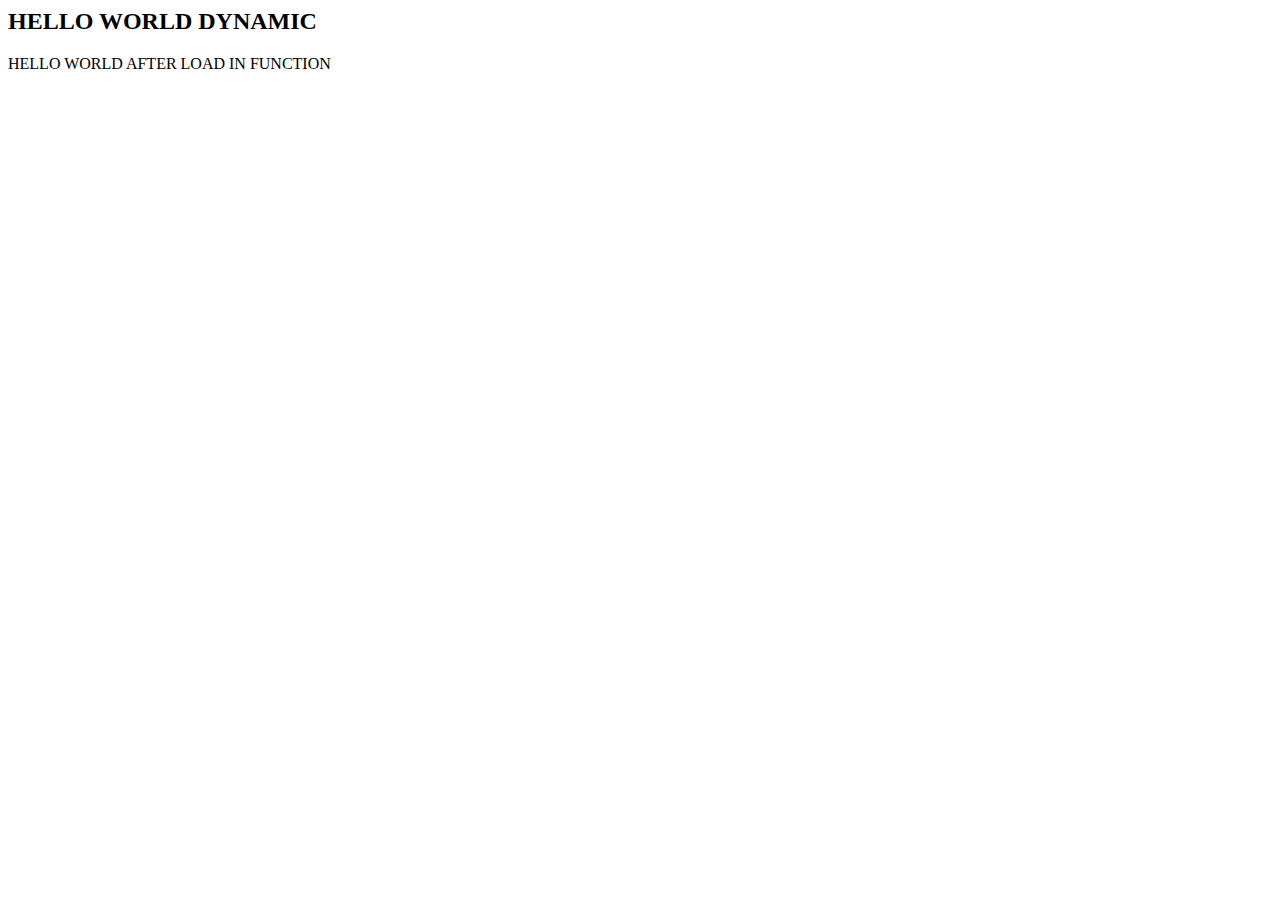
<file: 01-intro-to-js-and-html/index.html>
<!DOCTYPE html>
<html lang="">

<!DOCTYPE html>
<html>
  <head>
    <title>-1:HELLO_WORLD</title>
    <meta charset="utf-8" />
    <link rel="preconnect" href="https://fonts.gstatic.com" />
    <link href="https://fonts.googleapis.com/css2?family=Roboto&display=swap" rel="stylesheet" />
    <link rel="stylesheet" type="text/css" href="css/style.css" />
  </head>
  <body>
    <p> Hello Paragraph text already in the mark up</p>
    <script src="js/1_helloWorld.js"></script>
  </body>
</html>
</file>
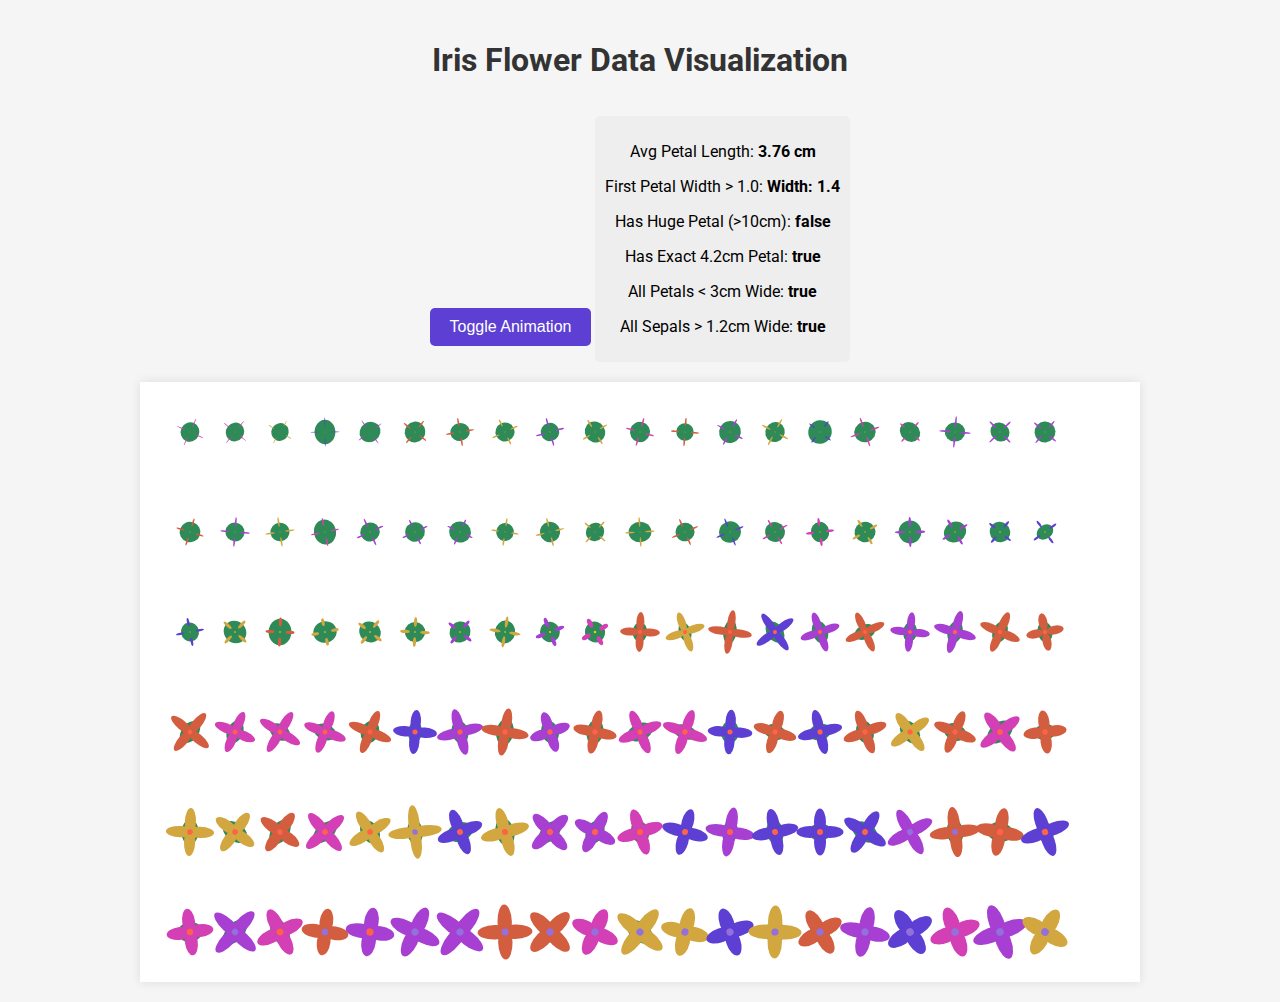
<file: CART263-TASK-7-8/index.html>
<!DOCTYPE html>
<html>

<head>
    <title>Iris Data Visualization</title>
    <link href="https://fonts.googleapis.com/css2?family=Roboto&display=swap" rel="stylesheet" />
    <link rel="stylesheet" type="text/css" href="css/styles.css" />
</head>

<body>
    <h1>Iris Flower Data Visualization</h1>
    <div id="controls">
        <button id="animateBtn">Toggle Animation</button>
        <div id="stats"></div>
    </div>
    <canvas id="irisCanvas" width="1000" height="600"></canvas>
    <script src="js/main.js"></script>
</body>

</html>
</file>
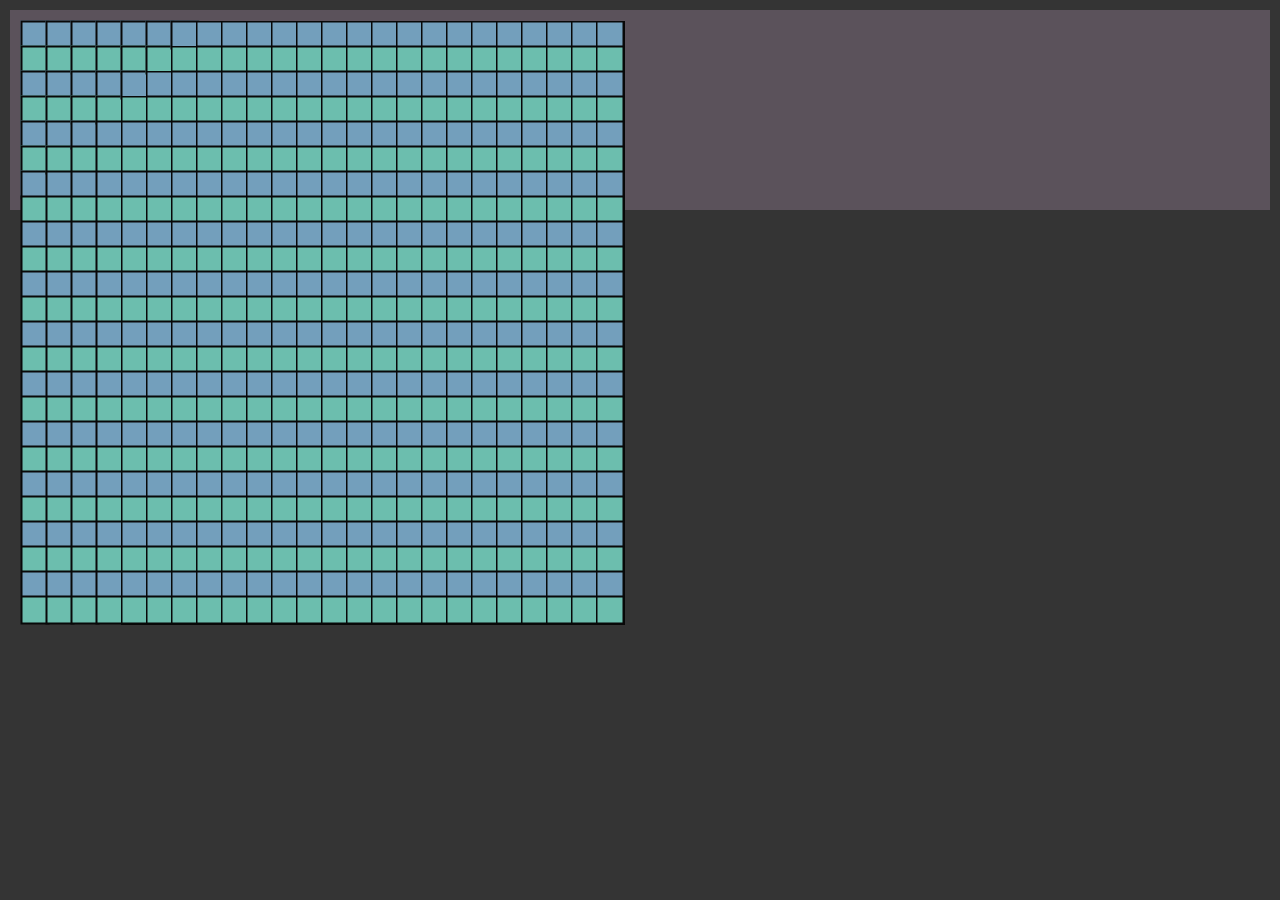
<file: grid/index.html>
<!DOCTYPE html>
<html>
  <head>
    <title>-3 NEW : EVENTS TIMERS PAGE</title>
    <meta charset="utf-8" />
    <link rel="preconnect" href="https://fonts.gstatic.com" />
    <link
      href="https://fonts.googleapis.com/css2?family=Roboto&display=swap"
      rel="stylesheet"
    />
    <link rel="stylesheet" type="text/css" href="styles/timer_events.css" />
    <script src="js/6_timer.js"></script>
  </head>
  <body>
    <div id="parent">
    <div id = "particle" style="left:25px;top:25px;"></div>
    </div>   
  </body>
</html>
</file>
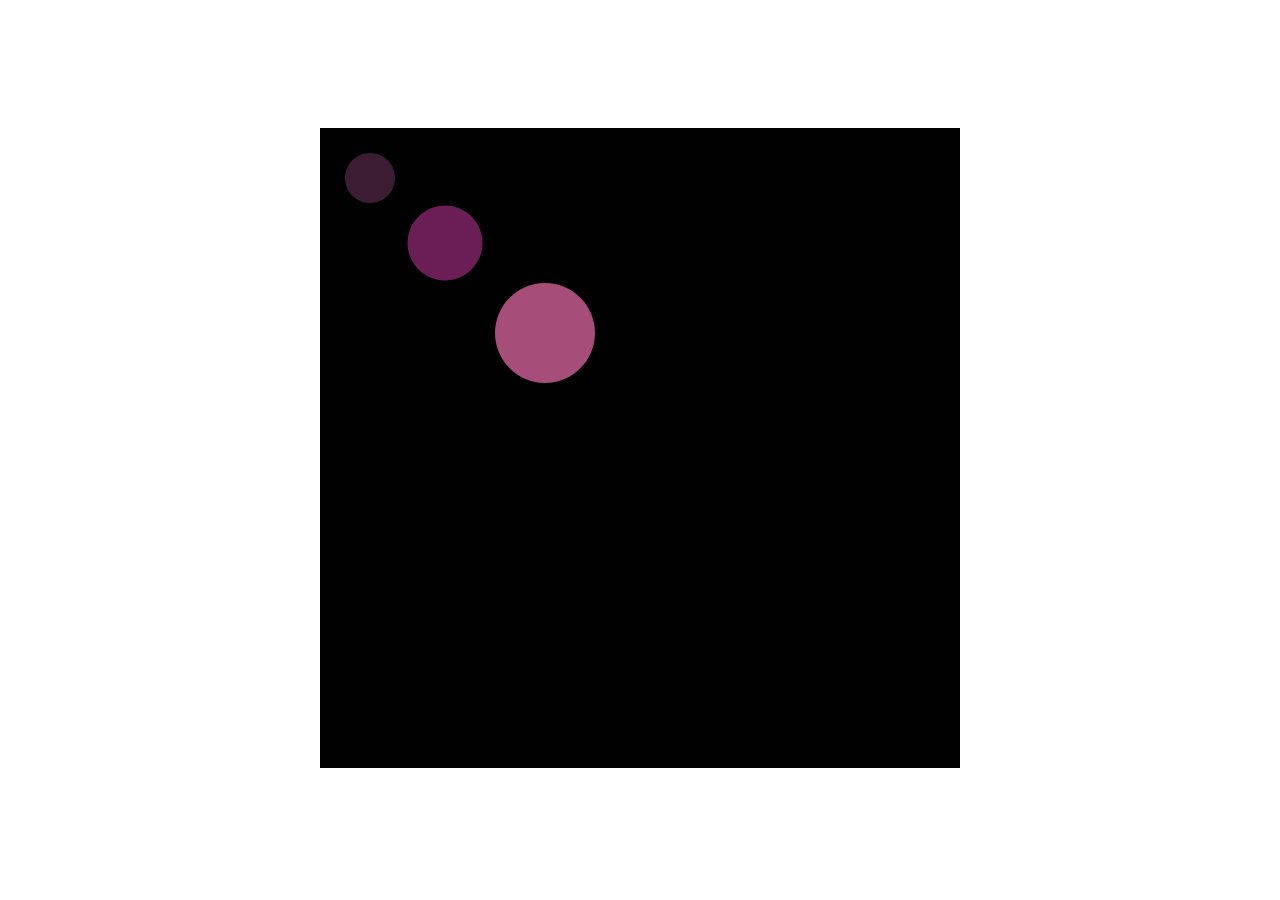
<file: TASK1/index.html>
<!DOCTYPE html>
<html lang="">

<head>
  <meta charset="utf-8">
  <meta name="viewport" content="width=device-width, initial-scale=1.0">

  <title> Task 1 </title>

  <!-- CSS stylesheet(s) -->
  <link rel="stylesheet" type="text/css" href="css/style.css" />

  <!-- Library script(s) -->
  <script src="js/libraries/p5.min.js"></script>
  <script src="js/libraries/p5.sound.min.js"></script>

  <!-- My script(s) -->
  <script src="js/script.js"></script>

</head>

<body>
  <!-- HTML would go here if needed. -->
   
</body>

</html>
</file>
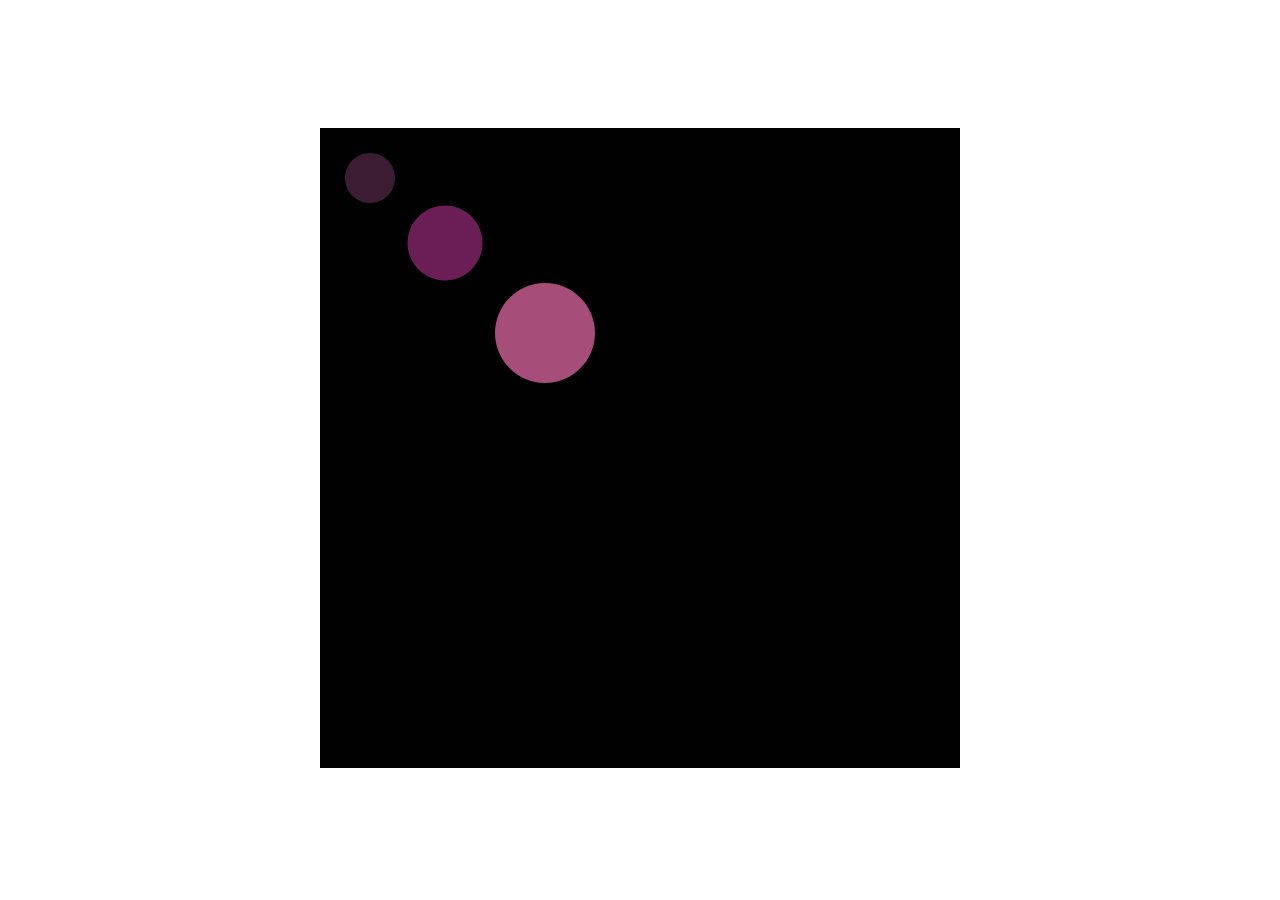
<file: TASK2/index.html>
<!DOCTYPE html>
<html lang="">

<head>
  <meta charset="utf-8">
  <meta name="viewport" content="width=device-width, initial-scale=1.0">

  <title> Task 2 </title>

  <!-- CSS stylesheet(s) -->
  <link rel="stylesheet" type="text/css" href="css/style.css" />

  <!-- Library script(s) -->
  <script src="js/libraries/p5.min.js"></script>
  <script src="js/libraries/p5.sound.min.js"></script>

  <!-- My script(s) -->
  <script src="js/script.js"></script>

</head>

<body>
  <!-- HTML would go here if needed. -->
   
</body>

</html>
</file>
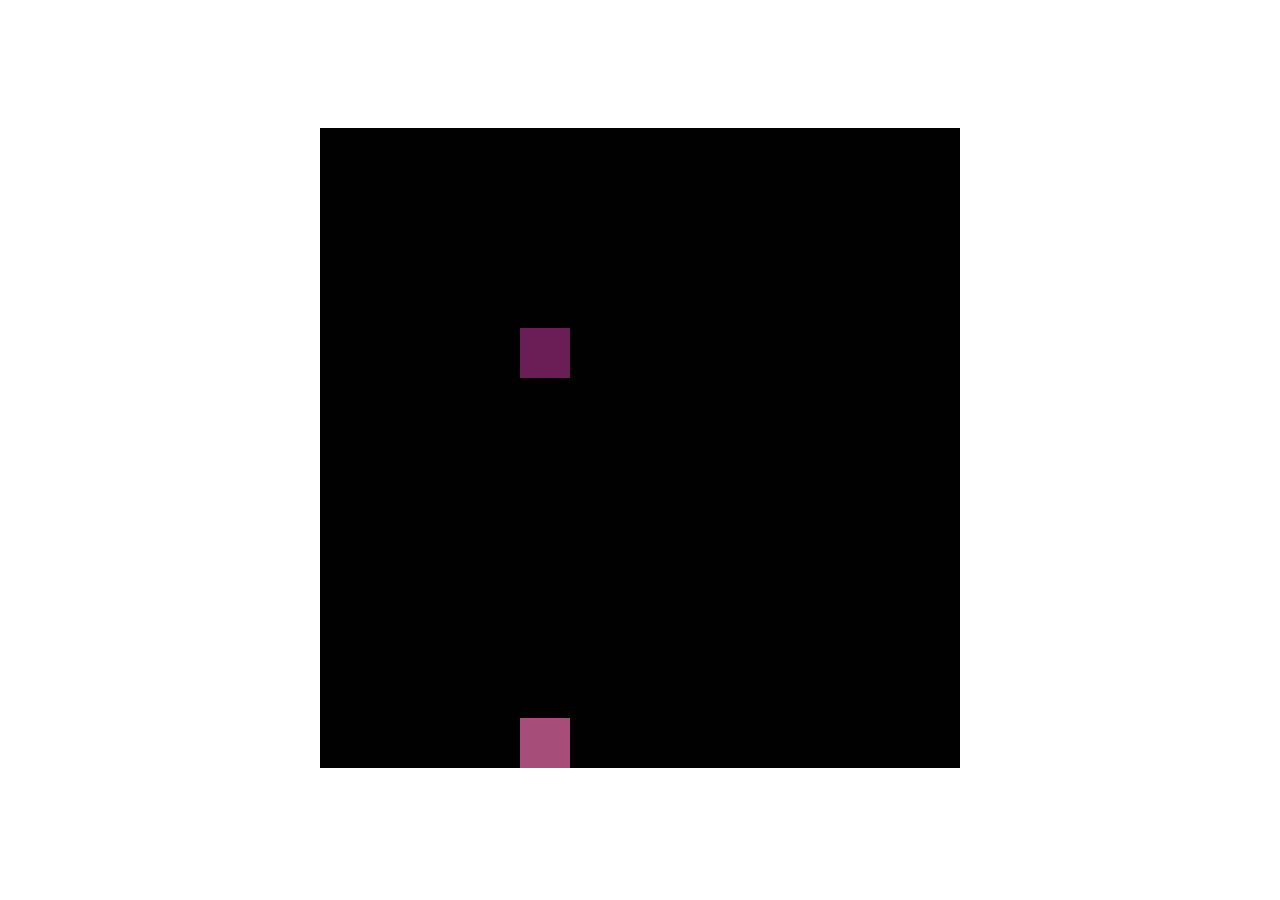
<file: TASK3/index.html>
<!DOCTYPE html>
<html lang="">

<head>
  <meta charset="utf-8">
  <meta name="viewport" content="width=device-width, initial-scale=1.0">

  <title> Task 3 </title>

  <!-- CSS stylesheet(s) -->
  <link rel="stylesheet" type="text/css" href="css/style.css" />

  <!-- Library script(s) -->
  <script src="js/libraries/p5.min.js"></script>
  <script src="js/libraries/p5.sound.min.js"></script>

  <!-- My script(s) -->
  <script src="js/script.js"></script>

</head>

<body>
  <!-- HTML would go here if needed. -->
   
</body>

</html>
</file>
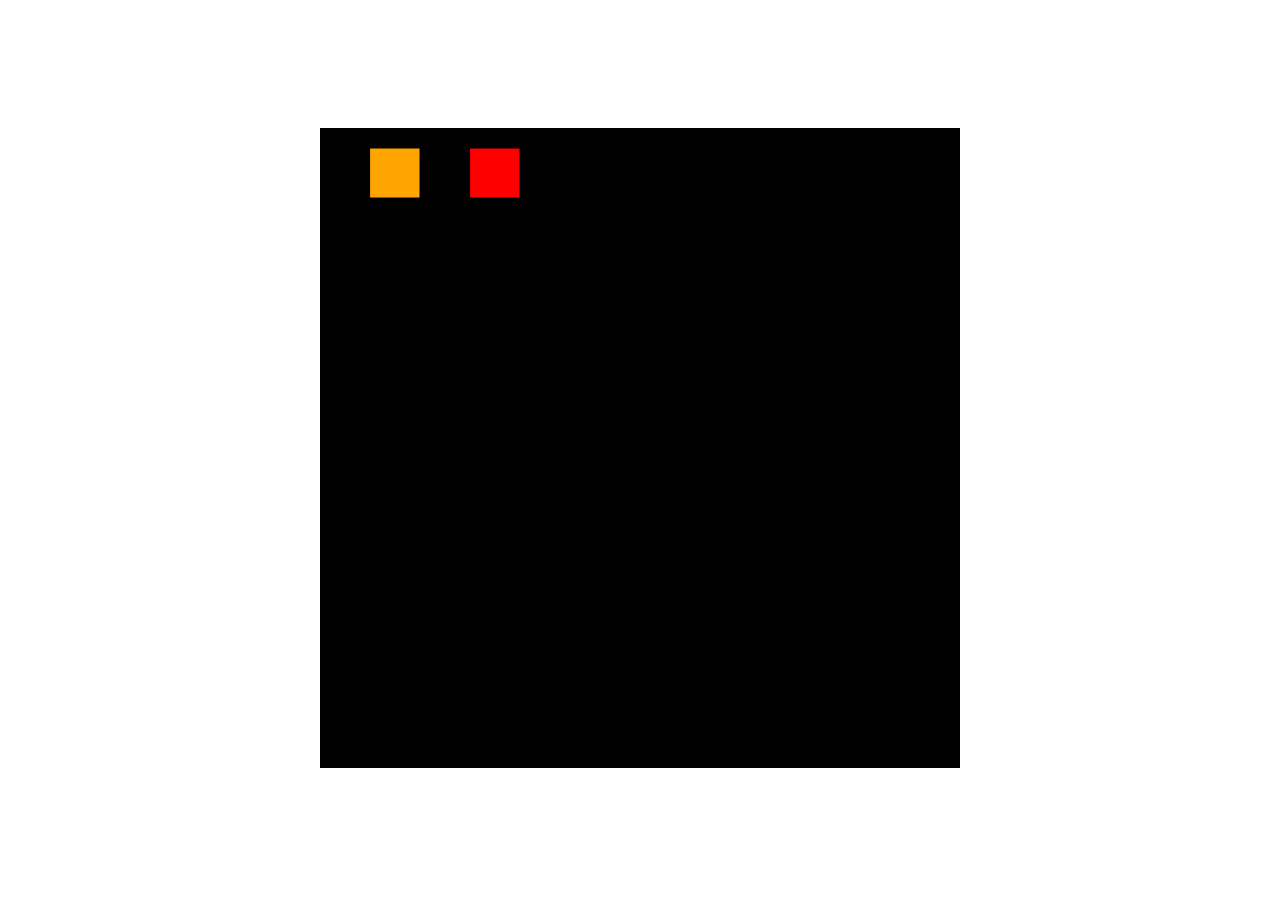
<file: TASK5/index.html>
<!DOCTYPE html>
<html lang="">

<head>
  <meta charset="utf-8">
  <meta name="viewport" content="width=device-width, initial-scale=1.0">

  <title> Task 5 </title>

  <!-- CSS stylesheet(s) -->
  <link rel="stylesheet" type="text/css" href="css/style.css" />

  <!-- Library script(s) -->
  <script src="js/libraries/p5.min.js"></script>
  <script src="js/libraries/p5.sound.min.js"></script>

  <!-- My script(s) -->
  <script src="js/script.js"></script>

</head>

<body>
  <!-- HTML would go here if needed. -->
   
</body>

</html>
</file>
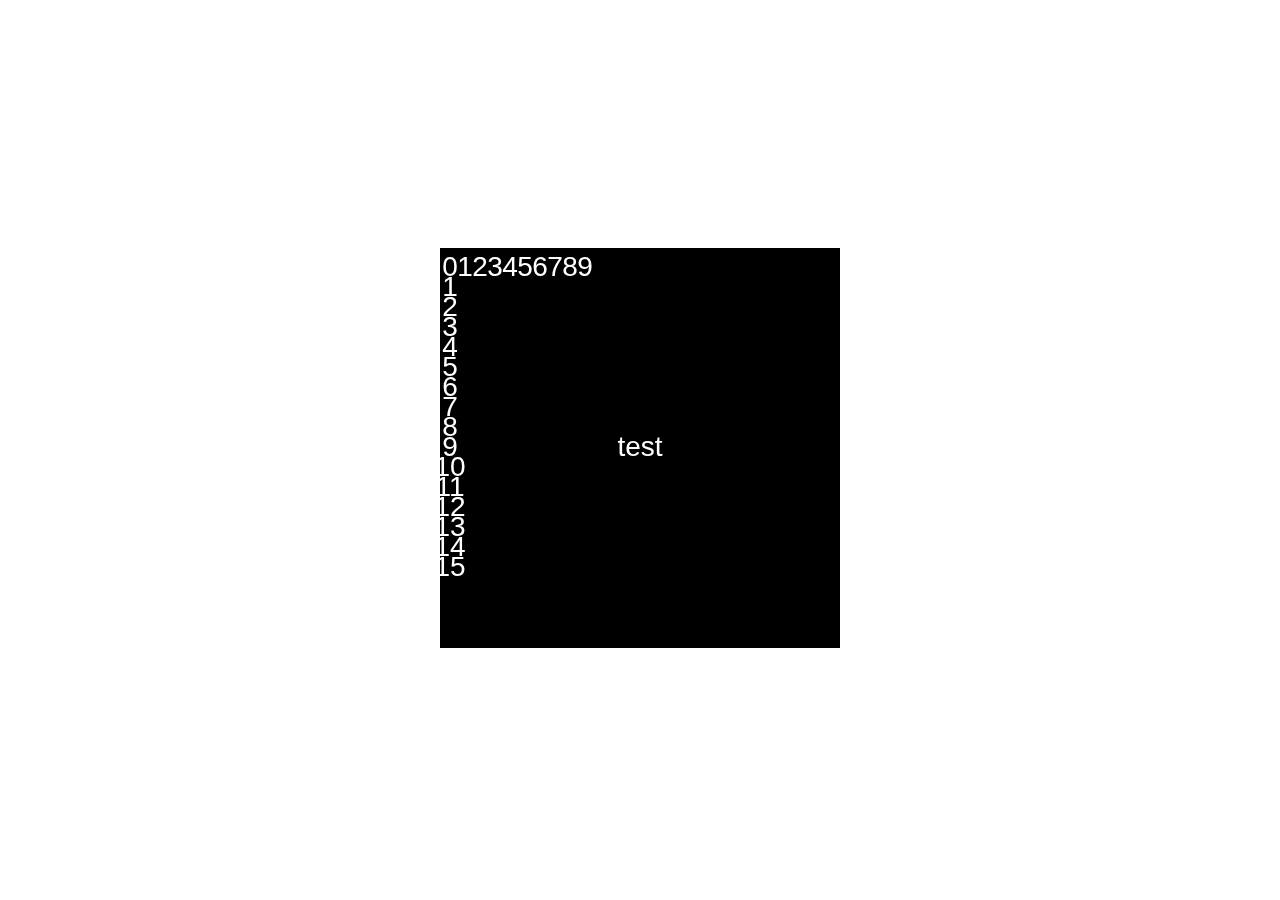
<file: TASK6/index.html>
<!DOCTYPE html>
<html lang="">

<head>
  <meta charset="utf-8">
  <meta name="viewport" content="width=device-width, initial-scale=1.0">

  <title> Task 6 </title>

  <!-- CSS stylesheet(s) -->
  <link rel="stylesheet" type="text/css" href="css/style.css" />

  <!-- Library script(s) -->
  <script src="js/libraries/p5.min.js"></script>
  <script src="js/libraries/p5.sound.min.js"></script>

  <!-- My script(s) -->
  <script src="js/script.js"></script>

</head>

<body>
  <!-- HTML would go here if needed. -->
   
</body>

</html>
</file>
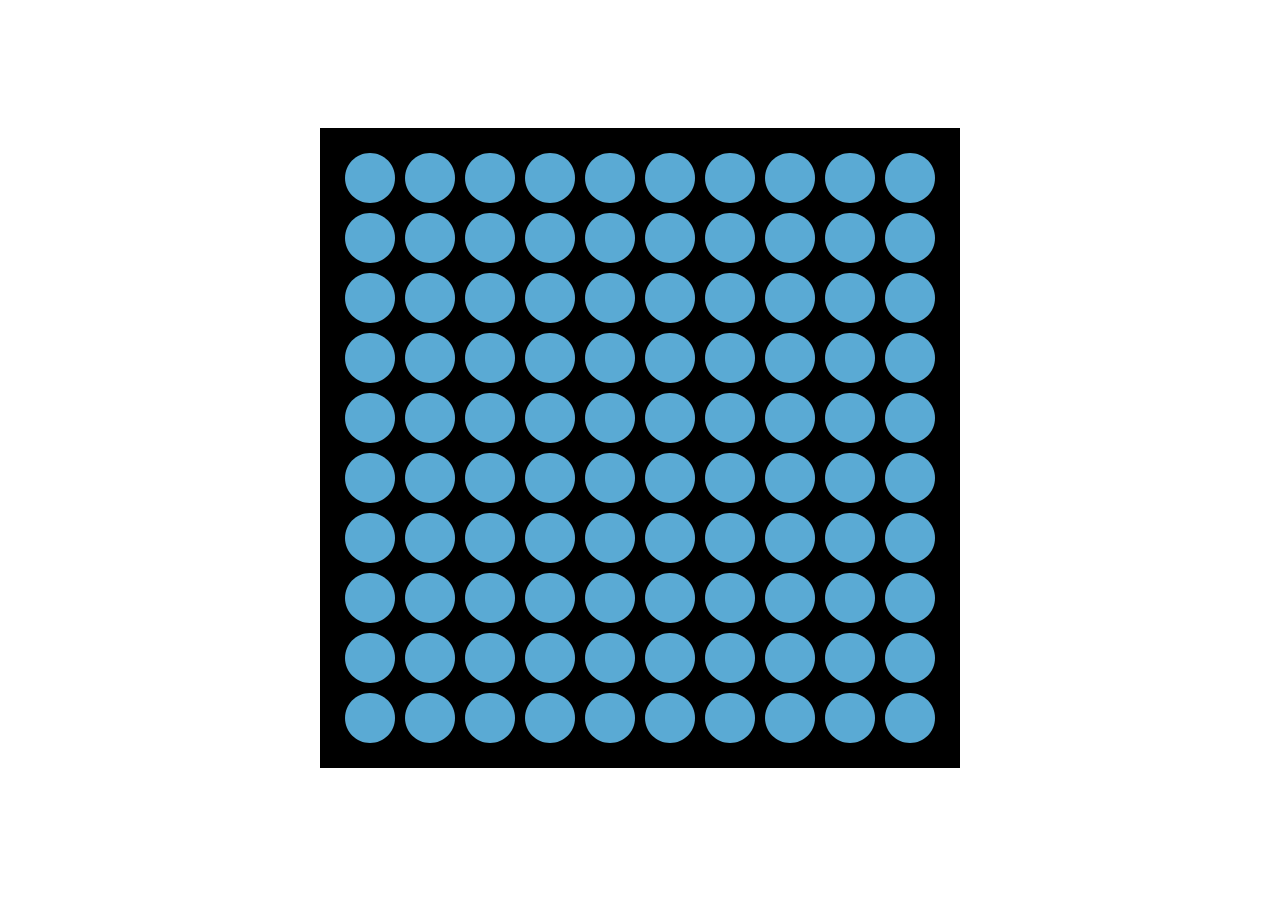
<file: TASK7/index.html>
<!DOCTYPE html>
<html lang="">

<head>
  <meta charset="utf-8">
  <meta name="viewport" content="width=device-width, initial-scale=1.0">

  <title> Task 7 </title>

  <!-- CSS stylesheet(s) -->
  <link rel="stylesheet" type="text/css" href="css/style.css" />

  <!-- Library script(s) -->
  <script src="js/libraries/p5.min.js"></script>
  <script src="js/libraries/p5.sound.min.js"></script>

  <!-- My script(s) -->
  <script src="js/script.js"></script>

</head>

<body>
  <!-- HTML would go here if needed. -->
   
</body>

</html>
</file>
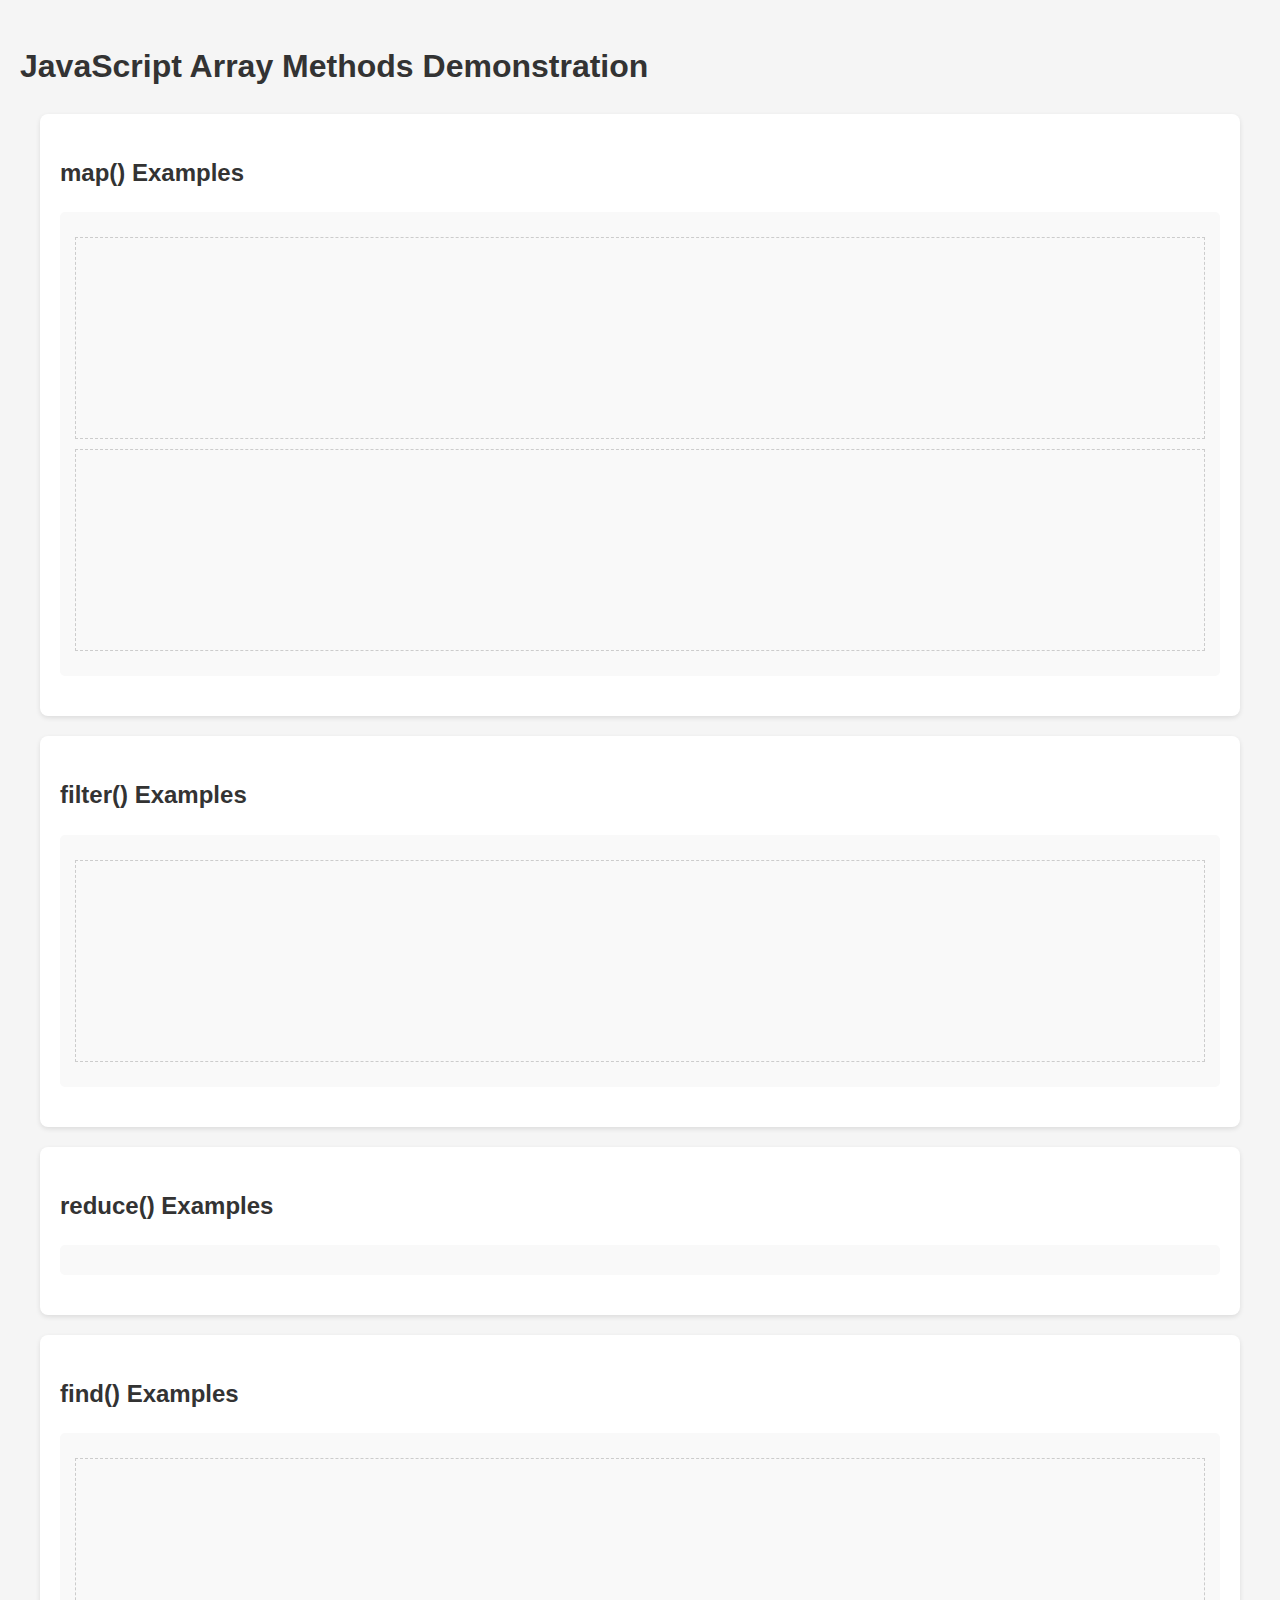
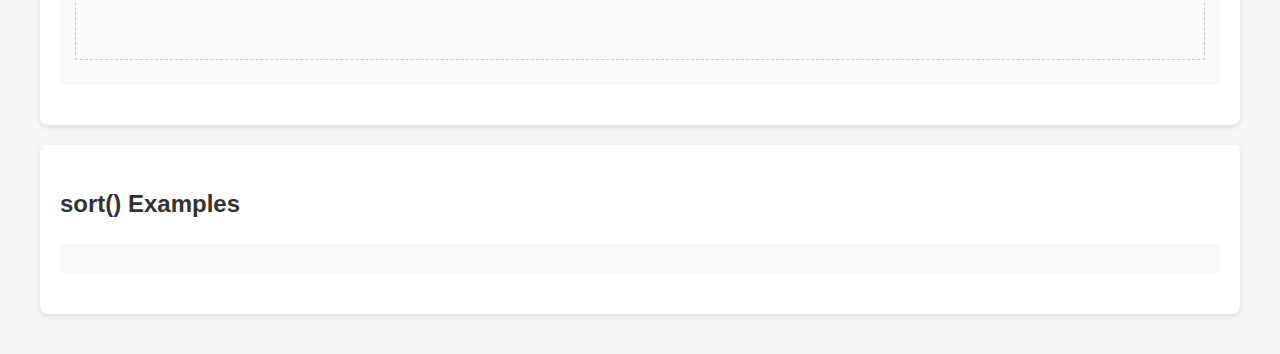
<file: week07-video+api/index.html>
<!DOCTYPE html>
<html lang="en">

<head>
    <meta charset="UTF-8">
    <meta name="viewport" content="width=device-width, initial-scale=1.0">
    <title>JavaScript Array Methods Demo</title>
    <link rel="stylesheet" href="css/styles.css">
</head>

<body>
    <h1>JavaScript Array Methods Demonstration</h1>

    <div class="container">
        <section id="map-demo">
            <h2>map() Examples</h2>
            <div class="demo-area">
                <div class="original shapes-container" id="originalShapes"></div>
                <div class="result shapes-container" id="mappedShapes"></div>
            </div>
        </section>

        <section id="filter-demo">
            <h2>filter() Examples</h2>
            <div class="demo-area">
                <div class="result shapes-container" id="filteredShapes"></div>
            </div>
        </section>

        <section id="reduce-demo">
            <h2>reduce() Examples</h2>
            <div class="demo-area" id="reduceOutput"></div>
        </section>

        <section id="find-demo">
            <h2>find() Examples</h2>
            <div class="demo-area">
                <div class="result shapes-container" id="foundShape"></div>
            </div>
        </section>

        <section id="sort-demo">
            <h2>sort() Examples</h2>
            <div class="demo-area" id="sortOutput"></div>
        </section>
    </div>

    <script src="data/sample-data.js"></script>
    <script src="js/ShapeDef.js"></script>
    <script src="js/dom-utils.js"></script>
    <script src="js/main.js"></script>
</body>

</html>
</file>
<file: 01-intro-to-js-and-html/css/style.css>
body {
  padding: 0;
  margin: 0;
}
</file>
<file: CART263-TASK-7-8/css/styles.css>
body {
  margin: 0;
  padding: 20px;
  font-family: 'Roboto', sans-serif;
  background-color: #f5f5f5;
}

h1 {
  text-align: center;
  color: #333;
}

#controls {
  text-align: center;
  margin: 20px 0;
}

button {
  padding: 10px 20px;
  background-color: #5d3fd3;
  color: white;
  border: none;
  border-radius: 5px;
  cursor: pointer;
  font-size: 16px;
}

button:hover {
  background-color: #4a2fc1;
}

#irisCanvas {
  display: block;
  margin: 0 auto;
  background-color: white;
  box-shadow: 0 0 10px rgba(0, 0, 0, 0.1);
}

#stats {
  margin-top: 15px;
  padding: 10px;
  background-color: #eee;
  border-radius: 5px;
  display: inline-block;
}
</file>
<file: grid/styles/timer_events.css>
body{
  background:rgb(52, 52, 52);
  margin:0;
  padding:0;
  color:white;
  opacity: .85;
  font-family: 'Roboto', sans-serif;

}

#parent{
  margin:10px;
  background-color:#625863;
  border-top:0px;
  width:calc(100vw - 20px);
  min-height:200px;
  position:relative;
}

.appearInText{
  font-size: 14px;
  color:white;

}

.appearInStarText{
  font-size: 24px;
  color:rgb(239, 208, 97);
}

.timeOutText{
  font-size: 48px;
  color:rgb(239, 97, 211);
}
#particle{
  width:10px;
  height:10px;
  border-radius: 5px;
  background:white;
  position:absolute;
}
.grid-cell{
  width:25px;
  height:25px;
  background:rgb(238, 97, 97);
  position:absolute;
  border-color: black;
  border-style: solid;
  border-width:2px;
  /* transform-origin: center; */

  transform: translate(-50%, -50%);
 /* transform-origin: (cen); */

}

#particle_two{
  width:10px;
  height:10px;
  border-radius: 5px;
  background:rgb(239, 109, 109);
  position:absolute;
  transform: translate(-50%, -50%);
 /* transform-origin: (cen); */






}
</file>
<file: TASK1/css/style.css>
body {
  padding: 0;
  margin: 0;
  display: grid; /* Set up the grid and justify/align to center */
  justify-content: center;
  align-content: center;
  height: 100vh; /* Body is the height of the viewport */
  overflow: hidden; /* Hide anything that goes off the window size */
}
</file>
<file: TASK2/css/style.css>
body {
  padding: 0;
  margin: 0;
  display: grid; /* Set up the grid and justify/align to center */
  justify-content: center;
  align-content: center;
  height: 100vh; /* Body is the height of the viewport */
  overflow: hidden; /* Hide anything that goes off the window size */
}
</file>
<file: TASK3/css/style.css>
body {
  padding: 0;
  margin: 0;
  display: grid; /* Set up the grid and justify/align to center */
  justify-content: center;
  align-content: center;
  height: 100vh; /* Body is the height of the viewport */
  overflow: hidden; /* Hide anything that goes off the window size */
}
</file>
<file: TASK5/css/style.css>
body {
  padding: 0;
  margin: 0;
  display: grid; /* Set up the grid and justify/align to center */
  justify-content: center;
  align-content: center;
  height: 100vh; /* Body is the height of the viewport */
  overflow: hidden; /* Hide anything that goes off the window size */
}
</file>
<file: TASK6/css/style.css>
body {
  padding: 0;
  margin: 0;
  display: grid; /* Set up the grid and justify/align to center */
  justify-content: center;
  align-content: center;
  height: 100vh; /* Body is the height of the viewport */
  overflow: hidden; /* Hide anything that goes off the window size */
}
</file>
<file: TASK7/css/style.css>
body {
  padding: 0;
  margin: 0;
  display: grid; /* Set up the grid and justify/align to center */
  justify-content: center;
  align-content: center;
  height: 100vh; /* Body is the height of the viewport */
  overflow: hidden; /* Hide anything that goes off the window size */
}
</file>
<file: week07-video+api/css/styles.css>
body {
    font-family: Arial, sans-serif;
    line-height: 1.6;
    margin: 0;
    padding: 20px;
    background-color: #f5f5f5;
}

.container {
    max-width: 1200px;
    margin: 0 auto;
}

h1,
h2 {
    color: #333;
}

section {
    background: white;
    border-radius: 8px;
    padding: 20px;
    margin-bottom: 20px;
    box-shadow: 0 2px 5px rgba(0, 0, 0, 0.1);
}

.demo-area {
    margin: 20px 0;
    padding: 15px;
    background: #f9f9f9;
    border-radius: 5px;
}

.shapes-container {
    position: relative;
    height: 200px;
    border: 1px dashed #ccc;
    margin: 10px 0;
}

.shape {
    position: absolute;
    width: 40px;
    height: 40px;
}

.square {
    border-radius: 0;
}

.circle {
    border-radius: 50%;
}

.triangle {
    width: 0;
    height: 0;
    border-left: 20px solid transparent;
    border-right: 20px solid transparent;
    border-bottom: 40px solid;
    background-color: transparent !important;
}

.rectangle {
    width: 60px;
    height: 30px;
}

pre {
    background: #f0f0f0;
    padding: 10px;
    border-radius: 5px;
    overflow-x: auto;
}
</file>
